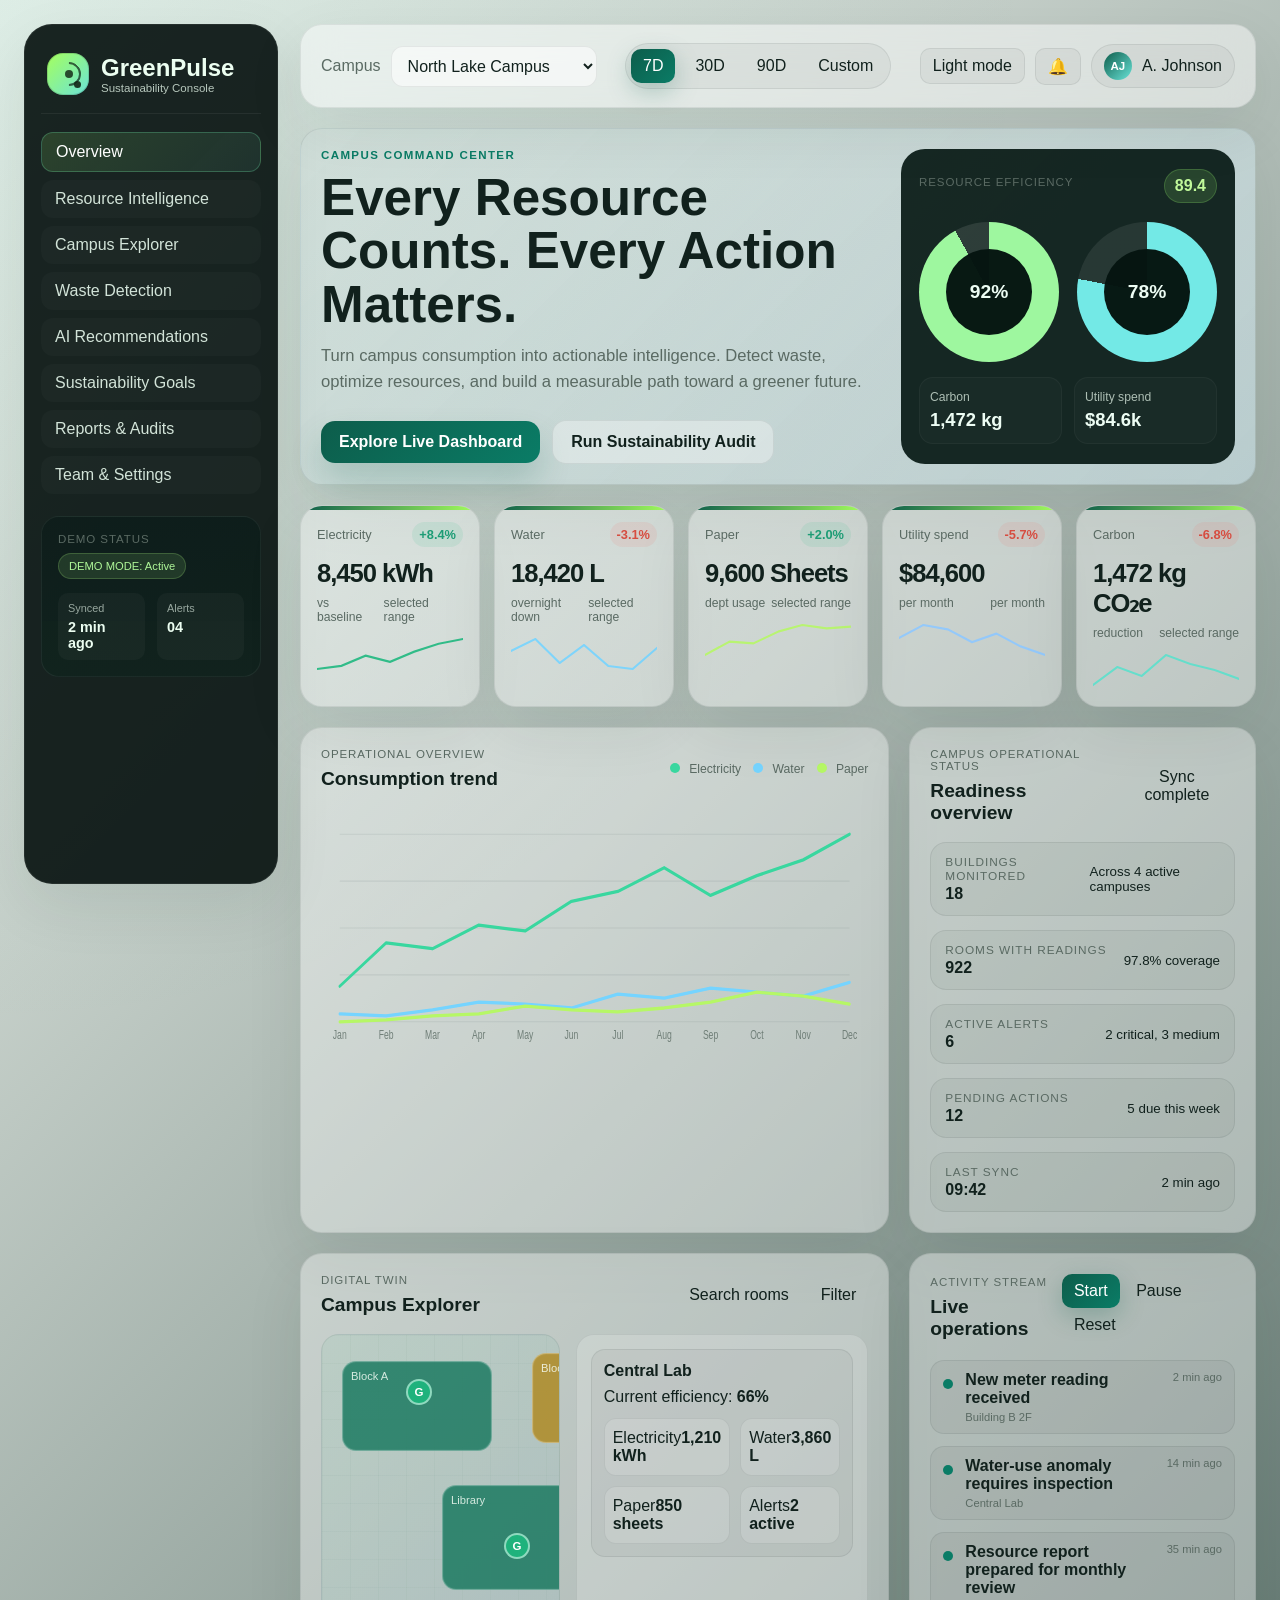
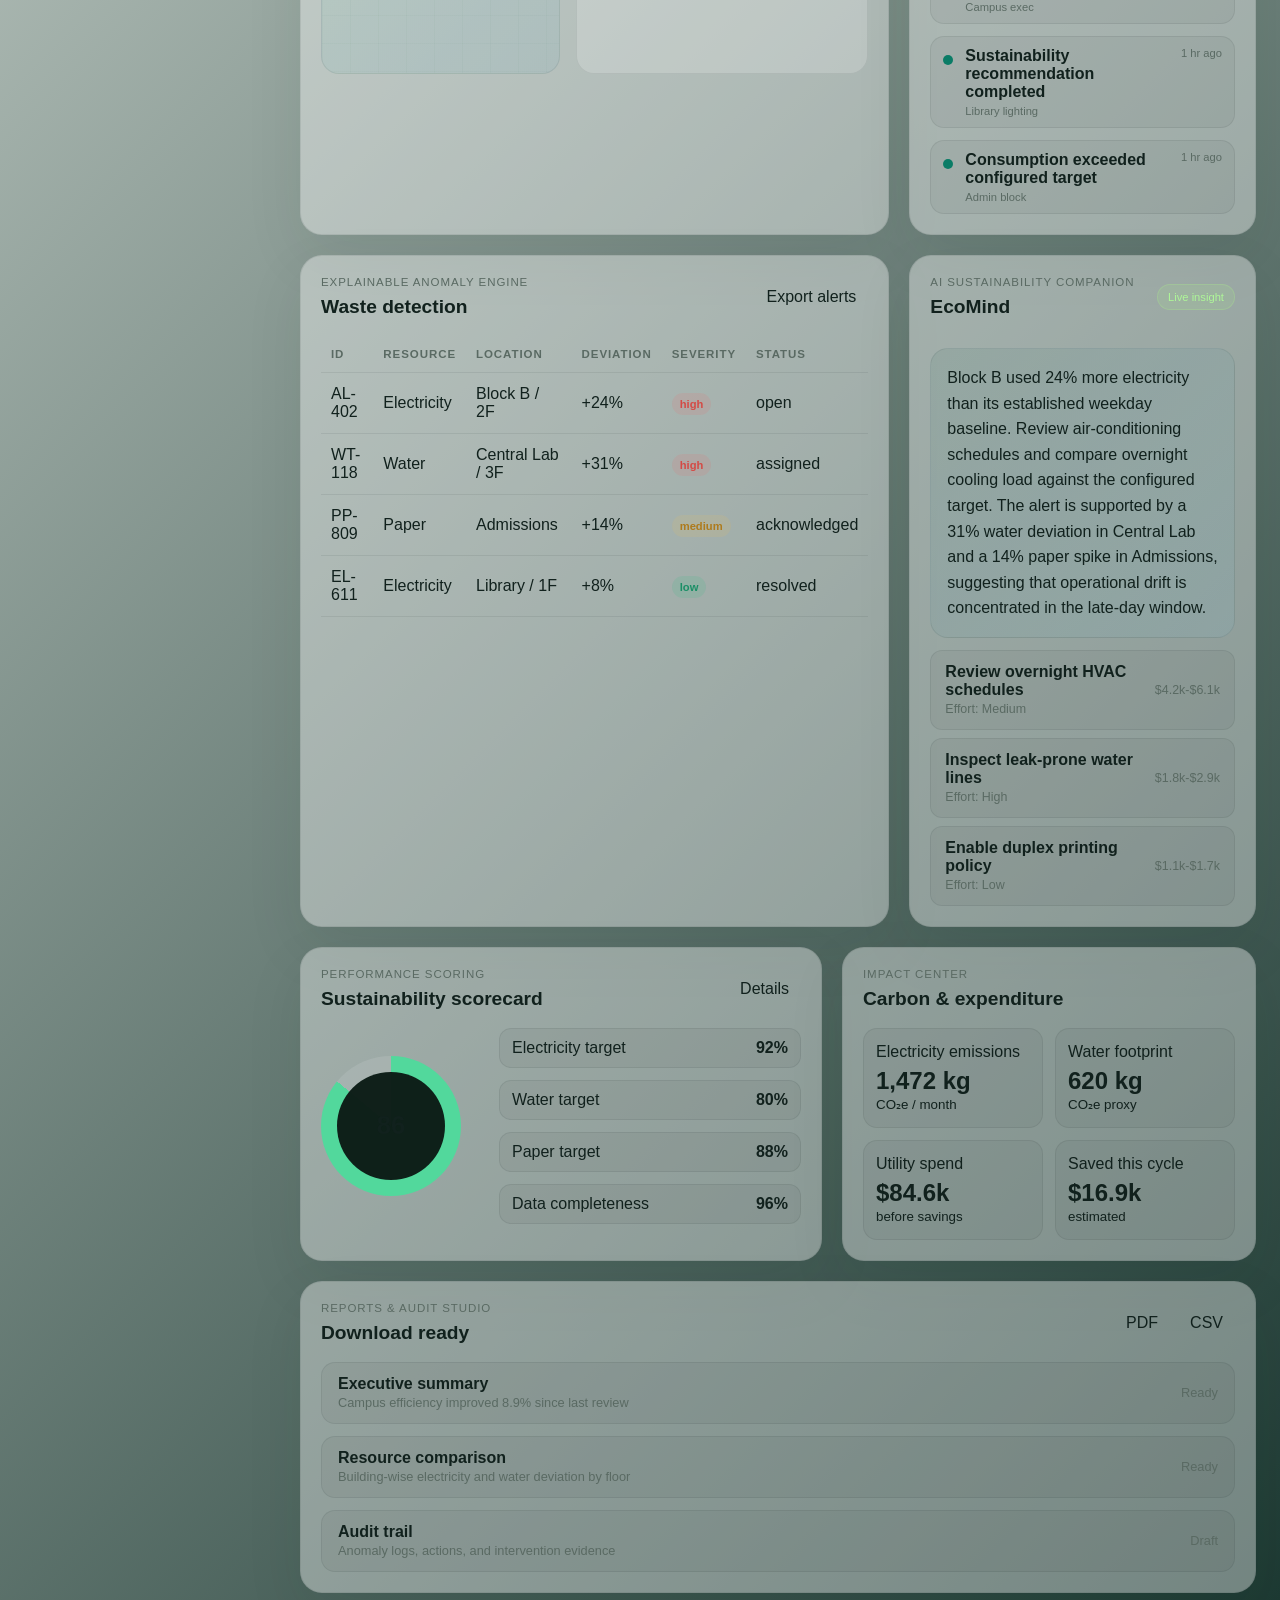
<file: index.html>
<!DOCTYPE html>
<html lang="en">
  <head>
    <meta charset="UTF-8" />
    <meta name="viewport" content="width=device-width, initial-scale=1.0" />
    <title>GreenPulse 2.0</title>
    <meta
      name="description"
      content="GreenPulse 2.0 smart campus sustainability command center"
    />
    <link rel="stylesheet" href="styles.css" />
  </head>
  <body class="theme-light">
    <div class="app-shell">
      <aside class="sidebar">
        <div class="brand-wrap">
          <div class="brand-mark" aria-label="GreenPulse brand icon">
            <span class="center-dot"></span>
          </div>
          <div>
            <div class="brand-name">GreenPulse</div>
            <div class="brand-tag">Sustainability Console</div>
          </div>
        </div>

        <nav class="nav">
          <button class="nav-item active">Overview</button>
          <button class="nav-item">Resource Intelligence</button>
          <button class="nav-item">Campus Explorer</button>
          <button class="nav-item">Waste Detection</button>
          <button class="nav-item">AI Recommendations</button>
          <button class="nav-item">Sustainability Goals</button>
          <button class="nav-item">Reports &amp; Audits</button>
          <button class="nav-item">Team &amp; Settings</button>
        </nav>

        <div class="sidebar-card">
          <div class="tiny-label">Demo status</div>
          <div class="demo-pill">DEMO MODE: Active</div>
          <div class="mini-metrics">
            <div>
              <span>Synced</span>
              <strong id="syncStamp">2 min ago</strong>
            </div>
            <div>
              <span>Alerts</span>
              <strong id="alertCounter">06</strong>
            </div>
          </div>
        </div>
      </aside>

      <main class="main-panel">
        <header class="topbar">
          <div class="topbar-group campus-group">
            <label for="campusSelect">Campus</label>
            <select id="campusSelect">
              <option>North Lake Campus</option>
              <option>Innovation District</option>
              <option>Harbor Research Park</option>
            </select>
          </div>

          <div class="date-filter" aria-label="Date filters">
            <button class="filter-btn active" data-range="7d">7D</button>
            <button class="filter-btn" data-range="30d">30D</button>
            <button class="filter-btn" data-range="90d">90D</button>
            <button class="filter-btn" data-range="custom">Custom</button>
          </div>

          <div class="topbar-actions">
            <button class="ghost-btn" id="themeToggle" aria-label="Toggle theme">Light mode</button>
            <button class="icon-btn" aria-label="Notifications">🔔</button>
            <div class="profile-chip">
              <span class="avatar">AJ</span>
              <span>A. Johnson</span>
            </div>
          </div>
        </header>

        <section class="hero panel">
          <div class="hero-copy">
            <div class="eyebrow">Campus command center</div>
            <h1>Every Resource Counts. Every Action Matters.</h1>
            <p>
              Turn campus consumption into actionable intelligence. Detect waste,
              optimize resources, and build a measurable path toward a greener future.
            </p>
            <div class="hero-actions">
              <button class="primary-btn">Explore Live Dashboard</button>
              <button class="secondary-btn">Run Sustainability Audit</button>
            </div>
          </div>

          <div class="hero-metric-panel">
            <div class="metric-header">
              <span class="tiny-label">Resource efficiency</span>
              <span class="score-pill" id="efficiencyScore">89.4</span>
            </div>
            <div class="rings">
              <div class="ring ambient">
                <div class="ring-inner">92%</div>
              </div>
              <div class="ring cyan">
                <div class="ring-inner">78%</div>
              </div>
            </div>
            <div class="hero-insights">
              <div>
                <span>Carbon</span>
                <strong id="heroCarbon">1,472 kg</strong>
              </div>
              <div>
                <span>Utility spend</span>
                <strong id="heroSpend">$84.6k</strong>
              </div>
            </div>
          </div>
        </section>

        <section class="summary-grid" id="summaryGrid"></section>

        <section class="content-grid top-row">
          <div class="panel chart-panel">
            <div class="panel-head">
              <div>
                <div class="tiny-label">Operational overview</div>
                <h3>Consumption trend</h3>
              </div>
              <div class="legend">
                <span><i class="chip green"></i> Electricity</span>
                <span><i class="chip cyan"></i> Water</span>
                <span><i class="chip lime"></i> Paper</span>
              </div>
            </div>
            <svg id="trendChart" class="trend-chart" viewBox="0 0 700 220" preserveAspectRatio="none"></svg>
          </div>

          <div class="panel status-panel">
            <div class="panel-head alt-head">
              <div>
                <div class="tiny-label">Campus operational status</div>
                <h3>Readiness overview</h3>
              </div>
              <button class="tiny-btn">Sync complete</button>
            </div>
            <div class="status-stack" id="statusStack"></div>
          </div>
        </section>

        <section class="content-grid stacked-row">
          <div class="panel campus-panel">
            <div class="panel-head">
              <div>
                <div class="tiny-label">Digital twin</div>
                <h3>Campus Explorer</h3>
              </div>
              <div class="inline-actions">
                <button class="tiny-btn">Search rooms</button>
                <button class="tiny-btn">Filter</button>
              </div>
            </div>
            <div class="campus-layout">
              <div class="campus-map" id="campusMap"></div>
              <div class="facility-detail" id="facilityDetail"></div>
            </div>
          </div>

          <div class="panel feed-panel">
            <div class="panel-head">
              <div>
                <div class="tiny-label">Activity stream</div>
                <h3>Live operations</h3>
              </div>
              <div class="demo-controls">
                <button id="startDemo" class="tiny-btn primary-inline">Start</button>
                <button id="pauseDemo" class="tiny-btn">Pause</button>
                <button id="resetDemo" class="tiny-btn">Reset</button>
              </div>
            </div>
            <ul class="activity-list" id="activityList"></ul>
          </div>
        </section>

        <section class="content-grid stacked-row">
          <div class="panel">
            <div class="panel-head">
              <div>
                <div class="tiny-label">Explainable anomaly engine</div>
                <h3>Waste detection</h3>
              </div>
              <button class="tiny-btn">Export alerts</button>
            </div>
            <div class="table-wrap">
              <table class="data-table">
                <thead>
                  <tr>
                    <th>ID</th>
                    <th>Resource</th>
                    <th>Location</th>
                    <th>Deviation</th>
                    <th>Severity</th>
                    <th>Status</th>
                  </tr>
                </thead>
                <tbody id="alertsTable"></tbody>
              </table>
            </div>
          </div>

          <div class="panel aid-panel">
            <div class="panel-head">
              <div>
                <div class="tiny-label">AI sustainability companion</div>
                <h3>EcoMind</h3>
              </div>
              <span class="signal-badge">Live insight</span>
            </div>
            <div class="eco-brief" id="ecoBrief"></div>
            <div class="recommendations" id="recommendations"></div>
          </div>
        </section>

        <section class="content-grid stacked-row">
          <div class="panel score-panel">
            <div class="panel-head">
              <div>
                <div class="tiny-label">Performance scoring</div>
                <h3>Sustainability scorecard</h3>
              </div>
              <button class="tiny-btn">Details</button>
            </div>
            <div class="score-card" id="scorecard"></div>
          </div>

          <div class="panel">
            <div class="panel-head">
              <div>
                <div class="tiny-label">Impact center</div>
                <h3>Carbon &amp; expenditure</h3>
              </div>
            </div>
            <div class="impact-grid" id="impactGrid"></div>
          </div>
        </section>

        <section class="panel report-panel">
          <div class="panel-head">
            <div>
              <div class="tiny-label">Reports &amp; audit studio</div>
              <h3>Download ready</h3>
            </div>
            <div class="inline-actions">
              <button class="tiny-btn">PDF</button>
              <button class="tiny-btn">CSV</button>
            </div>
          </div>
          <div class="report-preview" id="reportPreview"></div>
        </section>
      </main>
    </div>

    <script src="app.js"></script>
  </body>
</html>
</file>
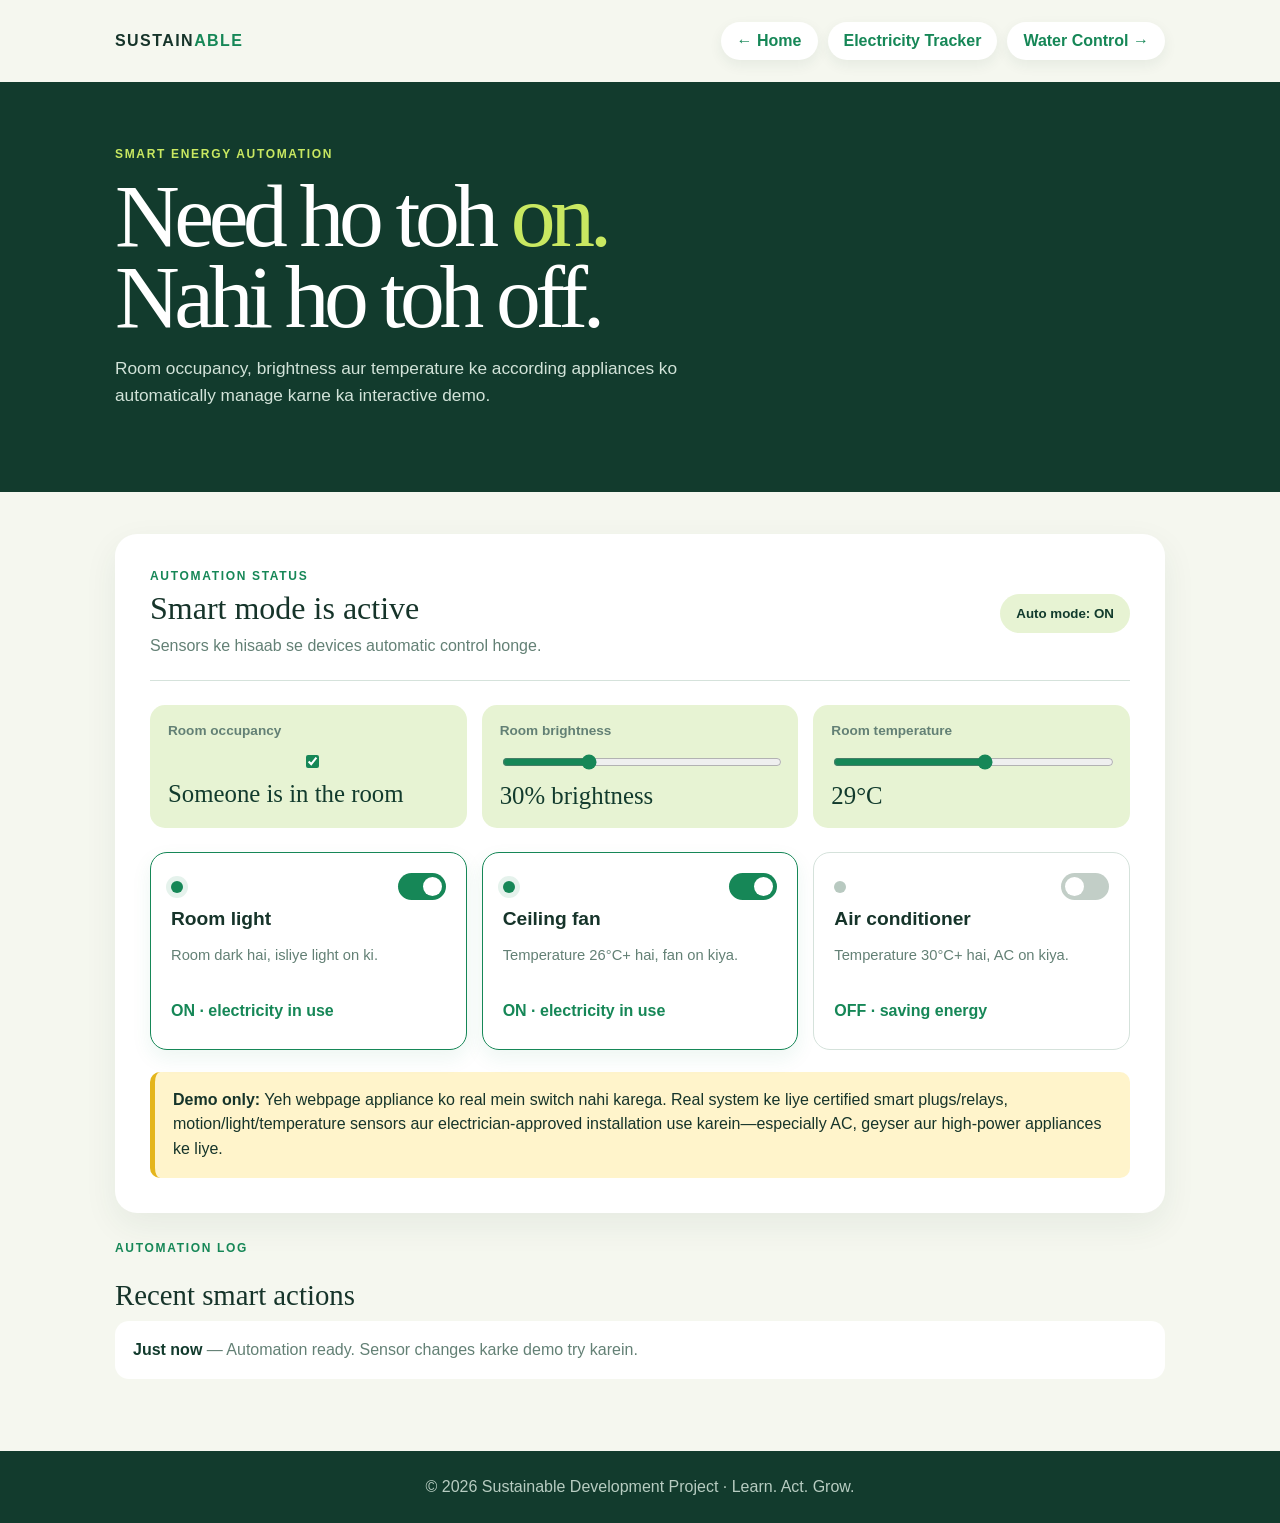
<file: smart switch.html>
<!doctype html>
<html lang="en">
<head>
  <meta charset="utf-8"><meta name="viewport" content="width=device-width,initial-scale=1"><title>Smart Switch | Sustainable Development</title>
  <style>
    :root{--forest:#123b2d;--green:#168757;--lime:#c9e861;--paper:#f5f7ef;--ink:#16342a;--muted:#638075}*{box-sizing:border-box}body{margin:0;background:var(--paper);color:var(--ink);font-family:Arial,sans-serif}.wrap{width:min(1050px,92%);margin:auto}nav{padding:22px 0;display:flex;justify-content:space-between;align-items:center}.logo{font-weight:900;letter-spacing:.09em}.logo span{color:var(--green)}a{text-decoration:none;color:var(--green);font-weight:bold}.back{background:#fff;border-radius:99px;padding:10px 16px;box-shadow:0 5px 14px #17463412}.hero{background:var(--forest);color:white;padding:65px 0}.tag{color:var(--lime);font-size:.75rem;font-weight:bold;letter-spacing:.14em;margin:0}.hero h1{font:clamp(3rem,7vw,5.6rem)/.9 Georgia,serif;letter-spacing:-.06em;margin:15px 0}.hero h1 span{color:var(--lime)}.hero p:last-child{max-width:600px;color:#d2e3d9;line-height:1.6;font-size:1.08rem}main{padding:42px 0 72px}.panel{background:#fff;border-radius:22px;padding:clamp(20px,4vw,35px);box-shadow:0 12px 34px #17463412}.status{display:flex;justify-content:space-between;align-items:center;gap:18px;border-bottom:1px solid #d5e2db;padding-bottom:22px}.status h2{font:2rem Georgia,serif;margin:7px 0}.muted{color:var(--muted);line-height:1.5;margin:0}.mode{border:0;border-radius:99px;padding:12px 16px;background:#e7f3d3;color:var(--forest);font-weight:bold;cursor:pointer}.mode.off{background:#eee;color:#666}.sensors{display:grid;grid-template-columns:repeat(3,1fr);gap:15px;margin:24px 0}.sensor{background:#e7f3d3;border-radius:15px;padding:18px}.sensor label{display:block;color:var(--muted);font-weight:bold;font-size:.85rem;margin-bottom:14px}.sensor b{font:1.55rem Georgia,serif;color:var(--forest);display:block;margin-top:8px}.sensor input{width:100%;accent-color:var(--green)}.devices{display:grid;grid-template-columns:repeat(3,1fr);gap:15px}.device{border:1px solid #d5e2db;border-radius:17px;padding:20px;background:#fff}.device.on{border-color:var(--green);box-shadow:0 8px 20px #16875714}.device h3{font-size:1.2rem;margin:8px 0}.device p{color:var(--muted);font-size:.92rem;line-height:1.45;min-height:42px}.device-top{display:flex;justify-content:space-between;align-items:center}.dot{width:12px;height:12px;border-radius:50%;background:#b8c9c0}.on .dot{background:var(--green);box-shadow:0 0 0 5px #1687571c}.device strong{display:block;color:var(--green);margin:14px 0 9px}.switch{position:relative;width:48px;height:27px;display:inline-block}.switch input{opacity:0;width:0;height:0}.slider{position:absolute;inset:0;background:#c2cec7;border-radius:99px;cursor:pointer;transition:.2s}.slider:before{content:'';position:absolute;width:19px;height:19px;left:4px;top:4px;background:white;border-radius:50%;transition:.2s}.switch input:checked+.slider{background:var(--green)}.switch input:checked+.slider:before{transform:translateX(21px)}.info{margin-top:22px;background:#fff4cb;border-left:5px solid #e4b51b;border-radius:10px;padding:16px 18px;line-height:1.55}.log{margin-top:28px}.log h2{font:1.8rem Georgia,serif;margin-bottom:9px}.log-box{background:#fff;border-radius:14px;padding:8px 18px}.event{padding:12px 0;border-bottom:1px solid #e2ebe5;color:var(--muted)}.event:last-child{border:0}.event b{color:var(--forest)}footer{background:var(--forest);color:#b7ccc1;text-align:center;padding:27px}@media(max-width:700px){.status{align-items:flex-start;flex-direction:column}.sensors,.devices{grid-template-columns:1fr}.hero{padding:54px 0}}
  </style>
  <style>.nav-links{display:flex;flex-wrap:wrap;gap:10px;align-items:center}</style>
</head>
<body>
  <nav class="wrap"><div class="logo">SUSTAIN<span>ABLE</span></div><div class="nav-links"><a class="back" href="index.html">← Home</a><a class="back" href="switchonoff.html">Electricity Tracker</a><a class="back" href="water-control.html">Water Control →</a></div></nav>
  <header class="hero"><div class="wrap"><p class="tag">SMART ENERGY AUTOMATION</p><h1>Need ho toh <span>on.</span><br>Nahi ho toh off.</h1><p>Room occupancy, brightness aur temperature ke according appliances ko automatically manage karne ka interactive demo.</p></div></header>
  <main class="wrap"><section class="panel"><div class="status"><div><p class="tag" style="color:var(--green)">AUTOMATION STATUS</p><h2 id="statusTitle">Smart mode is active</h2><p class="muted" id="statusText">Sensors ke hisaab se devices automatic control honge.</p></div><button class="mode" id="mode" type="button">Auto mode: ON</button></div>
    <div class="sensors"><article class="sensor"><label for="presence">Room occupancy</label><input id="presence" type="checkbox" checked><b id="presenceValue">Someone is in the room</b></article><article class="sensor"><label for="light">Room brightness</label><input id="light" type="range" min="0" max="100" value="30"><b id="lightValue">30% brightness</b></article><article class="sensor"><label for="temp">Room temperature</label><input id="temp" type="range" min="16" max="40" value="29"><b id="tempValue">29°C</b></article></div>
    <div class="devices" id="devices"></div><div class="info"><b>Demo only:</b> Yeh webpage appliance ko real mein switch nahi karega. Real system ke liye certified smart plugs/relays, motion/light/temperature sensors aur electrician-approved installation use karein—especially AC, geyser aur high-power appliances ke liye.</div>
  </section><section class="log"><p class="tag" style="color:var(--green)">AUTOMATION LOG</p><h2>Recent smart actions</h2><div class="log-box" id="log"></div></section></main><footer>© 2026 Sustainable Development Project · Learn. Act. Grow.</footer>
  <script>
    const devices=[{id:'light',name:'Room light',rule:s=>s.present&&s.light<45,reason:s=>s.present?'Room dark hai, isliye light on ki.':'Room khaali hai, light off ki.'},{id:'fan',name:'Ceiling fan',rule:s=>s.present&&s.temp>=26,reason:s=>s.present?'Temperature 26°C+ hai, fan on kiya.':'Room khaali hai, fan off kiya.'},{id:'ac',name:'Air conditioner',rule:s=>s.present&&s.temp>=30,reason:s=>s.present?'Temperature 30°C+ hai, AC on kiya.':'Need nahi hai, AC off kiya.'}];
    const box=document.getElementById('devices'),log=document.getElementById('log'),state={auto:true,present:true,light:30,temp:29,previous:{}};
    function addLog(message){const item=document.createElement('div');item.className='event';item.innerHTML='<b>Just now</b> — '+message;log.prepend(item);while(log.children.length>5)log.lastElementChild.remove()}
    function render(){document.getElementById('presenceValue').textContent=state.present?'Someone is in the room':'Room is empty';document.getElementById('lightValue').textContent=state.light+'% brightness';document.getElementById('tempValue').textContent=state.temp+'°C';box.innerHTML='';devices.forEach(d=>{const on=state.auto?d.rule(state):!!state.previous[d.id],before=state.previous[d.id];if(state.auto&&before!==undefined&&before!==on)addLog(d.name+' '+(on?'ON':'OFF')+' — '+d.reason(state));state.previous[d.id]=on;const card=document.createElement('article');card.className='device '+(on?'on':'');card.innerHTML='<div class="device-top"><span class="dot"></span><label class="switch"><input type="checkbox" '+(on?'checked':'')+' aria-label="Toggle '+d.name+'"><span class="slider"></span></label></div><h3>'+d.name+'</h3><p>'+d.reason(state)+'</p><strong>'+ (on?'ON · electricity in use':'OFF · saving energy')+'</strong>';card.querySelector('input').addEventListener('change',e=>{state.auto=false;state.previous[d.id]=e.target.checked;document.getElementById('mode').textContent='Auto mode: OFF';document.getElementById('mode').classList.add('off');document.getElementById('statusTitle').textContent='Manual control is active';document.getElementById('statusText').textContent='Switch auto mode on to let sensors control devices.';render()});box.append(card)});if(!log.children.length)addLog('Automation ready. Sensor changes karke demo try karein.')}
    document.getElementById('presence').addEventListener('change',e=>{state.present=e.target.checked;render()});document.getElementById('light').addEventListener('input',e=>{state.light=Number(e.target.value);render()});document.getElementById('temp').addEventListener('input',e=>{state.temp=Number(e.target.value);render()});document.getElementById('mode').addEventListener('click',()=>{state.auto=!state.auto;const b=document.getElementById('mode');b.textContent='Auto mode: '+(state.auto?'ON':'OFF');b.classList.toggle('off',!state.auto);document.getElementById('statusTitle').textContent=state.auto?'Smart mode is active':'Manual control is active';document.getElementById('statusText').textContent=state.auto?'Sensors ke hisaab se devices automatic control honge.':'Aap manually har switch control kar sakte hain.';render()});render();
  </script>
</body>
</html>
</file>
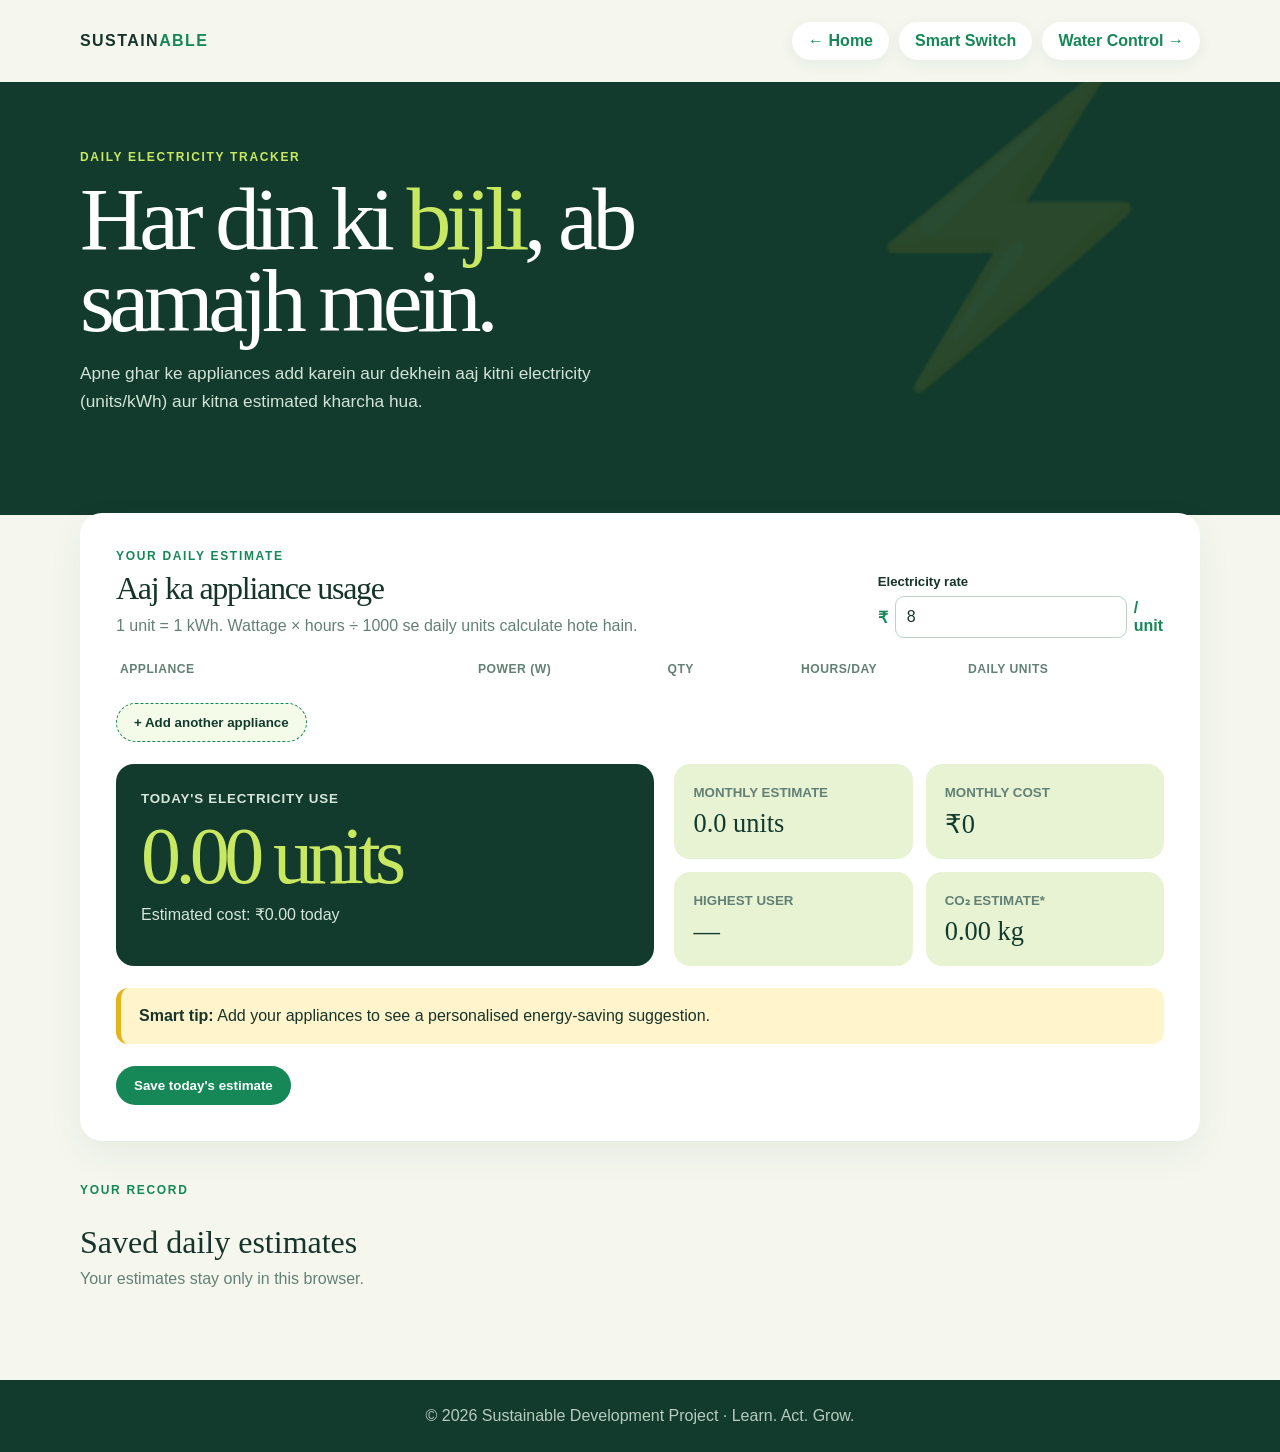
<file: switchonoff.html>
<!doctype html>
<html lang="en">
<head>
  <meta charset="utf-8">
  <meta name="viewport" content="width=device-width,initial-scale=1">
  <meta name="description" content="Calculate your daily household electricity use and cost.">
  <title>Daily Electricity Tracker | Sustainable Development</title>
  <style>
    :root{--forest:#123b2d;--green:#168757;--lime:#c9e861;--paper:#f5f7ef;--ink:#16342a;--muted:#638075;--line:#d5e2db}*{box-sizing:border-box}body{margin:0;background:var(--paper);color:var(--ink);font-family:Arial,sans-serif}.wrap{width:min(1120px,92%);margin:auto}nav{padding:22px 0;display:flex;justify-content:space-between;align-items:center}.logo{font-weight:900;letter-spacing:.09em}.logo span{color:var(--green)}a{text-decoration:none;color:var(--green);font-weight:bold}.back{background:white;border-radius:99px;padding:10px 16px;box-shadow:0 4px 15px #17463410}.hero{background:var(--forest);color:white;padding:68px 0 82px;overflow:hidden;position:relative}.hero:after{content:'⚡';position:absolute;right:7%;top:-22px;color:#c9e86118;font-size:18rem;font-family:Georgia,serif}.hero .wrap{position:relative;z-index:1}.tag{margin:0;color:var(--lime);font-weight:bold;letter-spacing:.14em;font-size:.75rem}.hero h1{max-width:700px;margin:14px 0;font:clamp(3rem,7vw,5.7rem)/.92 Georgia,serif;letter-spacing:-.06em}.hero h1 span{color:var(--lime)}.hero p:last-child{color:#d2e3d9;font-size:1.08rem;line-height:1.6;max-width:580px}main{padding:42px 0 70px}.tracker{background:white;border-radius:22px;padding:clamp(18px,4vw,36px);box-shadow:0 12px 35px #17463412;margin-top:-44px;position:relative}.tracker-top{display:flex;justify-content:space-between;gap:20px;align-items:end;margin-bottom:24px}.tracker h2{font:2rem Georgia,serif;letter-spacing:-.04em;margin:7px 0}.muted{color:var(--muted);line-height:1.55;margin:0}.rate{min-width:175px}.rate label,.field label{display:block;font-size:.82rem;font-weight:bold;margin-bottom:7px}.rate input,input,select{font:inherit;border:1px solid #bcd2c5;border-radius:9px;padding:11px;width:100%;color:var(--ink);background:white}.rate-box{display:flex;align-items:center;gap:7px}.rate-box span{font-weight:bold;color:var(--green)}.table-head,.row{display:grid;grid-template-columns:1.55fr .8fr .55fr .7fr .65fr 36px;gap:10px;align-items:center}.table-head{color:var(--muted);font-size:.76rem;font-weight:bold;text-transform:uppercase;letter-spacing:.04em;padding:0 4px 9px}.row{padding:13px 4px;border-top:1px solid var(--line)}.field label{display:none}.row .kwh{font-weight:bold;color:var(--green);white-space:nowrap}.remove{border:0;background:#fff0f0;color:#b84444;border-radius:8px;width:32px;height:32px;font-size:1.15rem;cursor:pointer}.add{margin-top:18px;border:1px dashed var(--green);border-radius:99px;padding:11px 17px;background:#f4fbe9;color:var(--forest);font-weight:bold;cursor:pointer}.dashboard{display:grid;grid-template-columns:1.1fr 1fr;gap:20px;margin-top:22px}.total{background:var(--forest);border-radius:18px;padding:25px;color:white}.total small{color:#d5e5dc;font-weight:bold;letter-spacing:.06em}.total strong{display:block;font:clamp(3rem,7vw,5rem)/1 Georgia,serif;color:var(--lime);letter-spacing:-.07em;margin:9px 0}.total p{margin:0;color:#d5e5dc}.stats{display:grid;grid-template-columns:1fr 1fr;gap:13px}.stat{border-radius:16px;background:#e7f3d3;padding:19px}.stat small{color:var(--muted);font-weight:bold}.stat b{display:block;font:1.65rem Georgia,serif;color:var(--forest);margin-top:7px}.tip{margin-top:22px;background:#fff4cb;border-left:5px solid #e4b51b;border-radius:12px;padding:16px 18px;line-height:1.5}.actions{display:flex;gap:12px;align-items:center;margin-top:22px}.save{border:0;border-radius:99px;background:var(--green);color:white;padding:12px 18px;font-weight:bold;cursor:pointer}.notice{color:var(--green);font-weight:bold;font-size:.9rem}.history{margin-top:42px}.history h2{font:2rem Georgia,serif;margin-bottom:6px}.history-list{display:grid;grid-template-columns:repeat(3,1fr);gap:14px;margin-top:18px}.history-item{background:white;border-radius:15px;padding:17px;box-shadow:0 7px 20px #1746340c}.history-item small{display:block;color:var(--muted)}.history-item b{display:block;font:1.5rem Georgia,serif;color:var(--green);margin:8px 0}.empty{grid-column:1/-1;color:var(--muted);padding:20px;background:#fff;border-radius:14px}footer{background:var(--forest);color:#b7ccc1;text-align:center;padding:27px}@media(max-width:750px){.tracker-top,.dashboard{display:block}.rate{margin-top:18px;max-width:230px}.table-head{display:none}.row{grid-template-columns:1fr 1fr;gap:12px;padding:18px 0;position:relative}.field label{display:block}.row .kwh{grid-column:1/2}.remove{position:absolute;right:0;bottom:17px}.stats{margin-top:15px}.history-list{grid-template-columns:1fr}.hero{padding:55px 0 72px}}@media(max-width:420px){.stats{grid-template-columns:1fr}}
  </style>
  <style>.nav-links{display:flex;flex-wrap:wrap;gap:10px;align-items:center}</style>
</head>
<body>
  <nav class="wrap"><div class="logo">SUSTAIN<span>ABLE</span></div><div class="nav-links"><a class="back" href="index.html">&larr; Home</a><a class="back" href="smart switch.html">Smart Switch</a><a class="back" href="water-control.html">Water Control &rarr;</a></div></nav>
  <header class="hero"><div class="wrap"><p class="tag">DAILY ELECTRICITY TRACKER</p><h1>Har din ki <span>bijli</span>, ab samajh mein.</h1><p>Apne ghar ke appliances add karein aur dekhein aaj kitni electricity (units/kWh) aur kitna estimated kharcha hua.</p></div></header>
  <main class="wrap">
    <section class="tracker" aria-labelledby="tracker-title"><div class="tracker-top"><div><p class="tag" style="color:var(--green)">YOUR DAILY ESTIMATE</p><h2 id="tracker-title">Aaj ka appliance usage</h2><p class="muted">1 unit = 1 kWh. Wattage × hours ÷ 1000 se daily units calculate hote hain.</p></div><div class="rate"><label for="rate">Electricity rate</label><div class="rate-box"><span>₹</span><input id="rate" type="number" min="0" step=".1" value="8" aria-label="Electricity rate per unit"><span>/ unit</span></div></div></div>
      <div class="table-head"><span>Appliance</span><span>Power (W)</span><span>Qty</span><span>Hours/day</span><span>Daily units</span><span></span></div>
      <div id="rows"></div><button class="add" id="add" type="button">+ Add another appliance</button>
      <div class="dashboard"><div class="total"><small>TODAY'S ELECTRICITY USE</small><strong id="totalUnits">0.00 units</strong><p id="totalCost">Estimated cost: ₹0.00 today</p></div><div class="stats"><article class="stat"><small>MONTHLY ESTIMATE</small><b id="monthlyUnits">0.0 units</b></article><article class="stat"><small>MONTHLY COST</small><b id="monthlyCost">₹0</b></article><article class="stat"><small>HIGHEST USER</small><b id="highest">—</b></article><article class="stat"><small>CO₂ ESTIMATE*</small><b id="co2">0.00 kg</b></article></div></div>
      <div class="tip" id="tip"><b>Smart tip:</b> Add your appliances to see a personalised energy-saving suggestion.</div><div class="actions"><button class="save" id="save" type="button">Save today's estimate</button><span class="notice" id="notice" aria-live="polite"></span></div>
    </section>
    <section class="history"><p class="tag" style="color:var(--green)">YOUR RECORD</p><h2>Saved daily estimates</h2><p class="muted">Your estimates stay only in this browser.</p><div class="history-list" id="history"></div></section>
  </main><footer>© 2026 Sustainable Development Project · Learn. Act. Grow.</footer>
  <script>
    const presets=[['LED bulb',9,3],['Ceiling fan',75,8],['TV',100,3],['Refrigerator',200,8],['Air conditioner',1500,6]];
    const rows=document.getElementById('rows'),rate=document.getElementById('rate');
    function row(name='Appliance',watts=60,hours=2,qty=1){const el=document.createElement('div');el.className='row';el.innerHTML=`<div class="field"><label>Appliance</label><input class="name" maxlength="30"></div><div class="field"><label>Power (W)</label><input class="watts" type="number" min="0"></div><div class="field"><label>Qty</label><input class="qty" type="number" min="1" max="50"></div><div class="field"><label>Hours/day</label><input class="hours" type="number" min="0" max="24" step=".25"></div><div class="kwh">0.00 units</div><button class="remove" type="button" aria-label="Remove appliance">&times;</button>`;el.querySelector('.name').value=name;el.querySelector('.watts').value=watts;el.querySelector('.qty').value=qty;el.querySelector('.hours').value=hours;el.querySelectorAll('input').forEach(x=>x.addEventListener('input',calculate));el.querySelector('.remove').addEventListener('click',()=>{el.remove();calculate()});rows.append(el)}
    function n(value,max=Infinity){return Math.min(max,Math.max(0,Number(value)||0))}function money(value){return '\u20B9'+value.toLocaleString('en-IN',{maximumFractionDigits:0})}
    function calculate(){let total=0,largest={use:0,name:'—',perHour:0};document.querySelectorAll('.row').forEach(el=>{const perHour=n(el.querySelector('.watts').value)*n(el.querySelector('.qty').value,50)/1000,use=perHour*n(el.querySelector('.hours').value,24);el.querySelector('.kwh').textContent=use.toFixed(2)+' units';total+=use;if(use>largest.use)largest={use,name:el.querySelector('.name').value.trim()||'Appliance',perHour}});const r=n(rate.value);document.getElementById('totalUnits').textContent=total.toFixed(2)+' units';document.getElementById('totalCost').textContent='Estimated cost: '+money(total*r)+' today';document.getElementById('monthlyUnits').textContent=(total*30).toFixed(1)+' units';document.getElementById('monthlyCost').textContent=money(total*30*r);document.getElementById('highest').textContent=largest.name;document.getElementById('co2').textContent=(total*.82).toFixed(2)+' kg';const tip=document.getElementById('tip');tip.textContent=largest.use?'Smart tip: '+largest.name+' aaj sabse zyada energy use kar raha hai. Isse 1 hour kam chalane par roz '+largest.perHour.toFixed(2)+' units tak bach sakte hain.':'Smart tip: Add your appliances to see a personalised energy-saving suggestion.'}
    function renderHistory(){const data=JSON.parse(localStorage.getItem('ecoloop-electricity-history')||'[]');const box=document.getElementById('history');box.innerHTML=data.length?data.map(x=>`<article class="history-item"><small>${x.date}</small><b>${x.units.toFixed(2)} units</b><span>${money(x.cost)} estimated cost</span></article>`).join(''):'<div class="empty">Abhi koi estimate saved nahi hai. Aaj ka usage calculate karke save karein.</div>'}
    document.getElementById('add').addEventListener('click',()=>{row();calculate()});rate.addEventListener('input',calculate');document.getElementById('save').addEventListener('click',()=>{const units=Number(document.getElementById('totalUnits').textContent.split(' ')[0]),cost=units*n(rate.value);const key='ecoloop-electricity-history',data=JSON.parse(localStorage.getItem(key)||'[]');data.unshift({date:new Date().toLocaleDateString('en-IN',{day:'numeric',month:'short',year:'numeric'}),units,cost});localStorage.setItem(key,JSON.stringify(data.slice(0,6)));document.getElementById('notice').textContent='Saved in this browser!';renderHistory()});presets.forEach(p=>row(...p));calculate();renderHistory();
  </script>
</body>
</html>
</file>
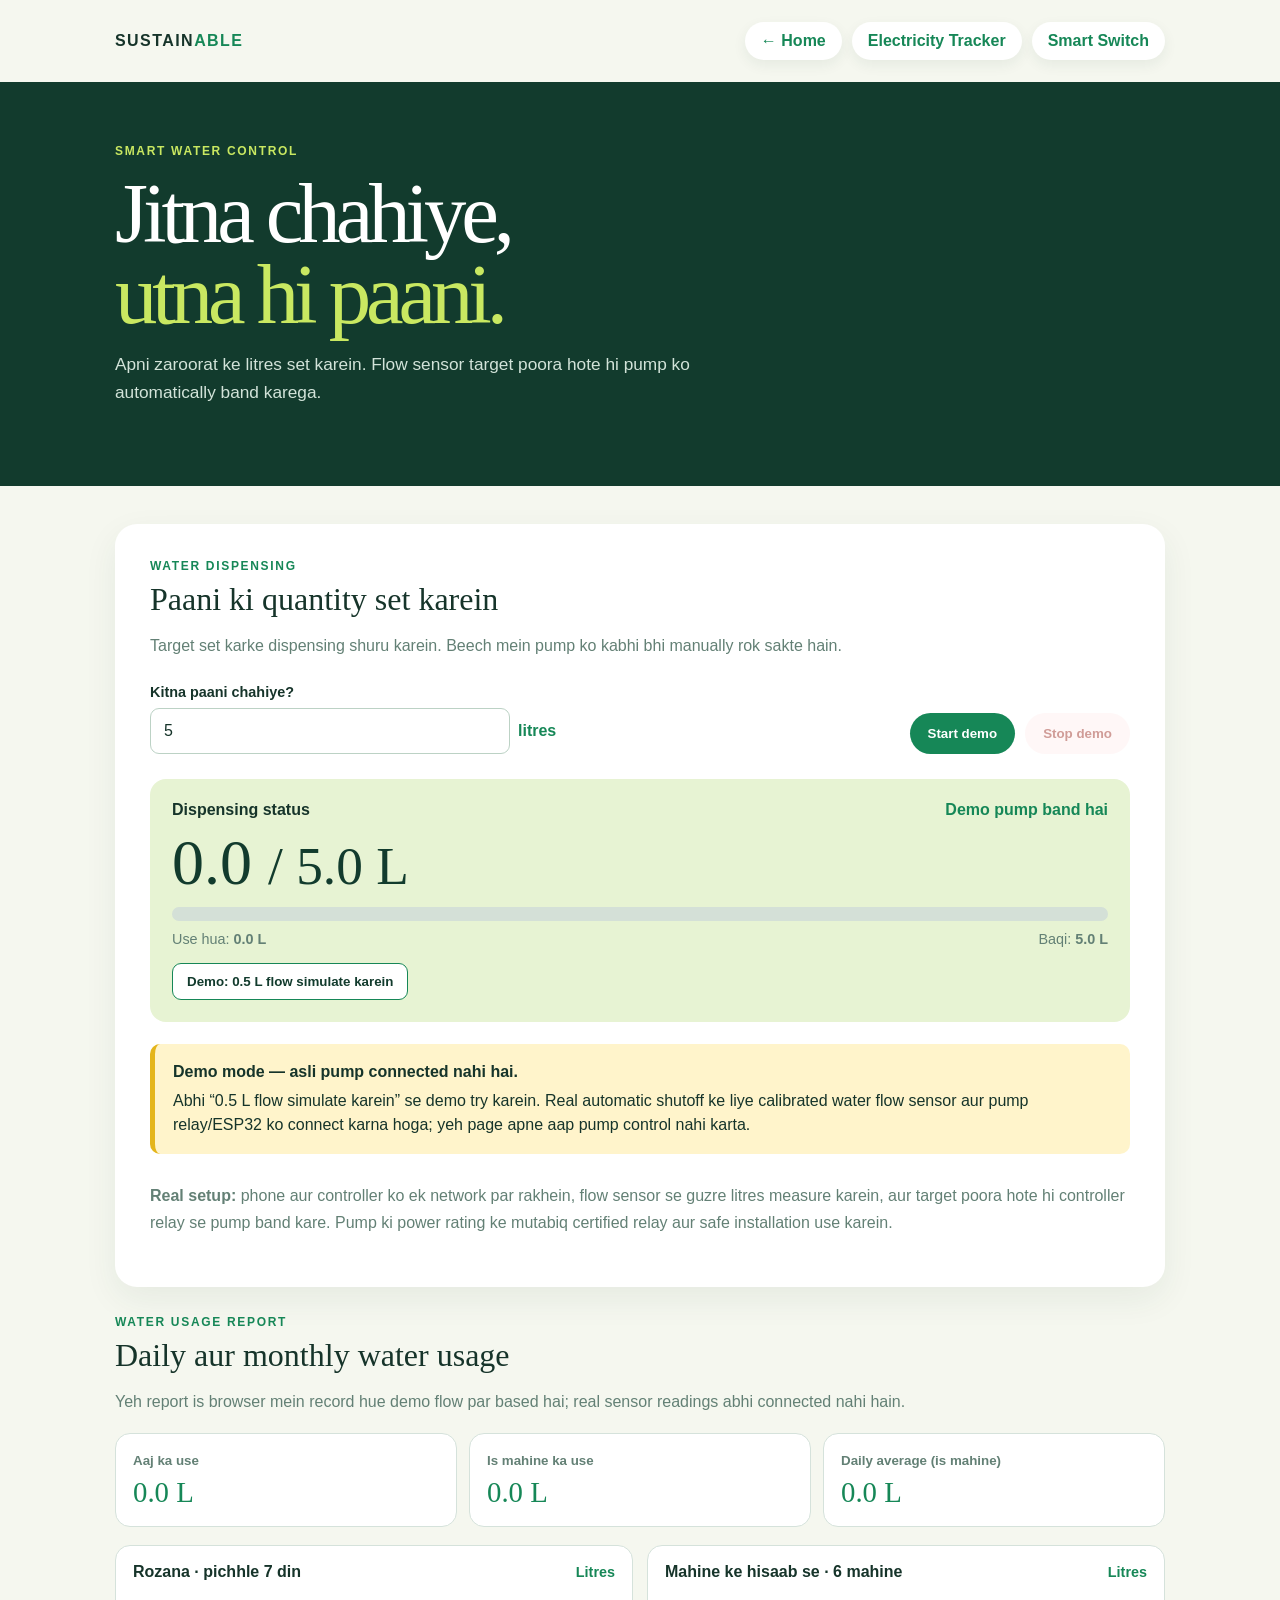
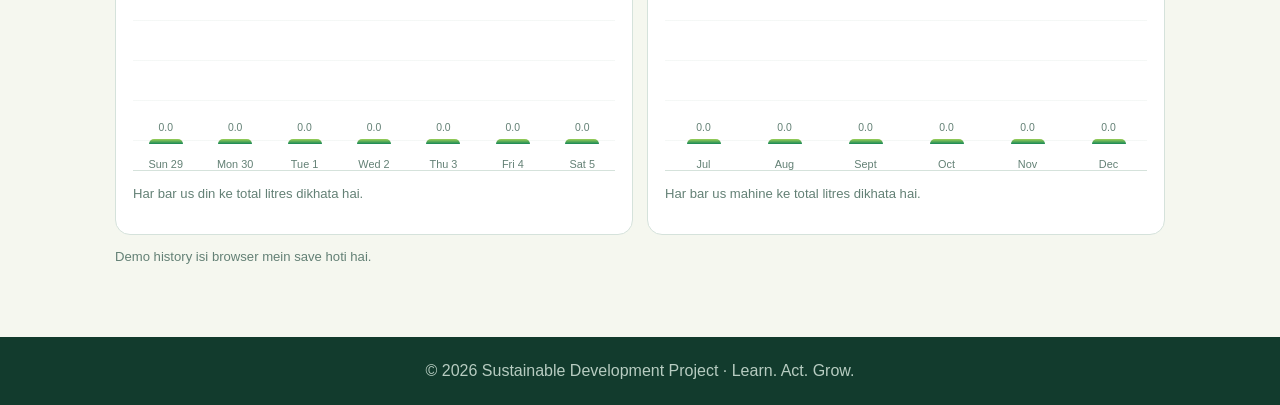
<file: water-control.html>
<!doctype html>
<html lang="hi-Latn">
<head>
  <meta charset="utf-8">
  <meta name="viewport" content="width=device-width,initial-scale=1">
  <meta name="description" content="Set a water target and see how automatic pump shutoff works.">
  <title>Water Control | GreenPulse</title>
  <style>
    :root{--forest:#123b2d;--green:#168757;--lime:#c9e861;--paper:#f5f7ef;--ink:#16342a;--muted:#638075;--line:#d5e2db}*{box-sizing:border-box}body{margin:0;background:var(--paper);color:var(--ink);font-family:Arial,sans-serif}.wrap{width:min(1050px,92%);margin:auto}nav{padding:22px 0;display:flex;justify-content:space-between;align-items:center;gap:16px}.logo{font-weight:900;letter-spacing:.09em}.logo span{color:var(--green)}a{text-decoration:none;color:var(--green);font-weight:bold}.nav-links{display:flex;flex-wrap:wrap;gap:10px;align-items:center}.back{background:#fff;border-radius:99px;padding:10px 16px;box-shadow:0 5px 14px #17463412}.hero{background:var(--forest);color:white;padding:62px 0}.tag{color:var(--lime);font-size:.75rem;font-weight:bold;letter-spacing:.14em;margin:0}.hero h1{font:clamp(2.8rem,7vw,5.3rem)/.95 Georgia,serif;letter-spacing:-.06em;margin:15px 0}.hero h1 span{color:var(--lime)}.hero p:last-child{max-width:650px;color:#d2e3d9;line-height:1.6;font-size:1.08rem}.main{padding:38px 0 70px}.panel{background:white;border-radius:22px;padding:clamp(20px,4vw,35px);box-shadow:0 12px 34px #17463412}.panel h2{font:2rem Georgia,serif;margin:8px 0}.muted{color:var(--muted);line-height:1.55}.controls{display:grid;grid-template-columns:minmax(0,1fr) auto;gap:22px;align-items:end;margin:25px 0}.field label{display:block;font-weight:bold;font-size:.9rem;margin-bottom:8px}.field input{width:100%;max-width:360px;border:1px solid #bcd2c5;border-radius:9px;padding:13px;font:inherit;color:var(--ink)}.unit{font-weight:bold;color:var(--green);margin-left:8px}.actions{display:flex;gap:10px;flex-wrap:wrap}.button{border:0;border-radius:99px;padding:13px 18px;font-weight:bold;cursor:pointer}.start{background:var(--green);color:white}.stop{background:#fff0f0;color:#a33b32}.button:disabled{opacity:.5;cursor:not-allowed}.meter{background:#e7f3d3;border-radius:16px;padding:22px;margin-top:20px}.meter-top{display:flex;justify-content:space-between;gap:15px;align-items:center}.state{font-weight:bold;color:var(--green)}.reading{font:clamp(2.5rem,7vw,4rem)/1 Georgia,serif;color:var(--forest);margin:12px 0}.progress{height:14px;background:#d4e0d7;border-radius:99px;overflow:hidden}.progress span{display:block;height:100%;width:0;background:var(--green);transition:width .25s}.meter-foot{display:flex;justify-content:space-between;gap:10px;color:var(--muted);font-size:.9rem;margin-top:10px}.simulate{margin-top:16px;border:1px solid var(--green);border-radius:9px;padding:10px 14px;background:white;color:var(--forest);font-weight:bold;cursor:pointer}.notice{margin-top:22px;padding:16px 18px;border-left:5px solid #e4b51b;border-radius:10px;background:#fff4cb;line-height:1.55}.notice strong{display:block;margin-bottom:4px}.steps{margin-top:28px;color:var(--muted);line-height:1.7}footer{background:var(--forest);color:#b7ccc1;text-align:center;padding:25px}@media(max-width:650px){nav{align-items:flex-start;flex-direction:column}.controls{grid-template-columns:1fr}.actions .button{flex:1}.meter-top{align-items:flex-start;flex-direction:column}}
  </style>
  <style>
    .usage-section{margin-top:28px}.usage-section>h2{font:2rem Georgia,serif;margin:8px 0}.usage-summary{display:grid;grid-template-columns:repeat(3,1fr);gap:12px;margin:18px 0}.usage-stat,.chart-card{background:#fff;border:1px solid var(--line);border-radius:15px;padding:17px}.usage-stat small{color:var(--muted);font-weight:bold}.usage-stat strong{display:block;color:var(--green);font:1.8rem Georgia,serif;margin-top:7px}.usage-charts{display:grid;grid-template-columns:1fr 1fr;gap:14px}.chart-card h3{margin:0;font-size:1rem}.chart-head{display:flex;justify-content:space-between;align-items:baseline;gap:10px}.chart-head strong{color:var(--green);font-size:.9rem}.bar-chart{height:190px;display:flex;align-items:stretch;gap:8px;padding:18px 2px 0;border-bottom:1px solid var(--line);background:repeating-linear-gradient(to bottom,transparent 0,transparent 39px,#d5e2db80 40px)}.bar-column{flex:1;min-width:0;display:flex;flex-direction:column;justify-content:flex-end;align-items:center;gap:6px}.bar-value{font-size:.65rem;color:var(--muted);white-space:nowrap}.bar{width:min(100%,34px);height:var(--bar-height);min-height:3px;background:linear-gradient(180deg,#9bcf57,var(--green));border-radius:5px 5px 0 0}.bar-label{font-size:.68rem;color:var(--muted);white-space:nowrap;padding-top:8px}.chart-caption,.storage-notice{font-size:.82rem;color:var(--muted);line-height:1.5}.storage-notice{min-height:1.2em;margin:12px 0 0}@media(max-width:700px){.usage-charts{grid-template-columns:1fr}.usage-summary{grid-template-columns:1fr}.bar-chart{gap:4px}.bar-label{font-size:.62rem}}
  </style>
</head>
<body>
  <nav class="wrap">
    <div class="logo">SUSTAIN<span>ABLE</span></div>
    <div class="nav-links">
      <a class="back" href="index.html">← Home</a>
      <a class="back" href="switchonoff.html">Electricity Tracker</a>
      <a class="back" href="smart%20switch.html">Smart Switch</a>
    </div>
  </nav>
  <header class="hero"><div class="wrap"><p class="tag">SMART WATER CONTROL</p><h1>Jitna chahiye,<br><span>utna hi paani.</span></h1><p>Apni zaroorat ke litres set karein. Flow sensor target poora hote hi pump ko automatically band karega.</p></div></header>
  <main class="wrap main">
    <section class="panel" aria-labelledby="control-title">
      <p class="tag" style="color:var(--green)">WATER DISPENSING</p>
      <h2 id="control-title">Paani ki quantity set karein</h2>
      <p class="muted">Target set karke dispensing shuru karein. Beech mein pump ko kabhi bhi manually rok sakte hain.</p>
      <div class="controls">
        <div class="field"><label for="target">Kitna paani chahiye?</label><input id="target" type="number" min="0.1" step="0.1" value="5" inputmode="decimal"><span class="unit">litres</span></div>
        <div class="actions"><button class="button start" id="start" type="button">Start demo</button><button class="button stop" id="stop" type="button" disabled>Stop demo</button></div>
      </div>
      <section class="meter" aria-live="polite">
        <div class="meter-top"><strong>Dispensing status</strong><span class="state" id="status">Demo pump band hai</span></div>
        <div class="reading"><span id="used">0.0</span> <small>/ <span id="targetReading">5.0</span> L</small></div>
        <div class="progress" role="progressbar" aria-label="Water target progress" aria-valuemin="0" aria-valuemax="100" aria-valuenow="0"><span id="progress"></span></div>
        <div class="meter-foot"><span>Use hua: <b id="usedFoot">0.0 L</b></span><span>Baqi: <b id="remaining">5.0 L</b></span></div>
        <button class="simulate" id="simulate" type="button" disabled>Demo: 0.5 L flow simulate karein</button>
      </section>
      <div class="notice"><strong>Demo mode — asli pump connected nahi hai.</strong>Abhi “0.5 L flow simulate karein” se demo try karein. Real automatic shutoff ke liye calibrated water flow sensor aur pump relay/ESP32 ko connect karna hoga; yeh page apne aap pump control nahi karta.</div>
      <p class="steps"><b>Real setup:</b> phone aur controller ko ek network par rakhein, flow sensor se guzre litres measure karein, aur target poora hote hi controller relay se pump band kare. Pump ki power rating ke mutabiq certified relay aur safe installation use karein.</p>
    </section>
    <section class="usage-section" aria-labelledby="usage-title">
      <p class="tag" style="color:var(--green)">WATER USAGE REPORT</p>
      <h2 id="usage-title">Daily aur monthly water usage</h2>
      <p class="muted">Yeh report is browser mein record hue demo flow par based hai; real sensor readings abhi connected nahi hain.</p>
      <div class="usage-summary">
        <article class="usage-stat"><small>Aaj ka use</small><strong id="todayTotal">0.0 L</strong></article>
        <article class="usage-stat"><small>Is mahine ka use</small><strong id="monthTotal">0.0 L</strong></article>
        <article class="usage-stat"><small>Daily average (is mahine)</small><strong id="dailyAverage">0.0 L</strong></article>
      </div>
      <div class="usage-charts">
        <article class="chart-card"><div class="chart-head"><h3>Rozana · pichhle 7 din</h3><strong>Litres</strong></div><div class="bar-chart" id="dailyChart" role="img" aria-label="Pichhle saat din ka water usage chart"></div><p class="chart-caption">Har bar us din ke total litres dikhata hai.</p></article>
        <article class="chart-card"><div class="chart-head"><h3>Mahine ke hisaab se · 6 mahine</h3><strong>Litres</strong></div><div class="bar-chart" id="monthlyChart" role="img" aria-label="Pichhle chhe mahino ka water usage chart"></div><p class="chart-caption">Har bar us mahine ke total litres dikhata hai.</p></article>
      </div>
      <p class="storage-notice" id="storageNotice" aria-live="polite">Demo history isi browser mein save hoti hai.</p>
    </section>
  </main>
  <footer>© 2026 Sustainable Development Project · Learn. Act. Grow.</footer>
  <script>
    const targetInput=document.getElementById('target');
    const startButton=document.getElementById('start');
    const stopButton=document.getElementById('stop');
    const simulateButton=document.getElementById('simulate');
    const statusText=document.getElementById('status');
    const progressBar=document.querySelector('.progress');
    const usageKey='greenpulse-water-usage';
    const storageNotice=document.getElementById('storageNotice');
    let usageByDay=loadUsage();
    let target=Number(targetInput.value);
    let used=0;
    let running=false;

    function dateKey(date){
      return date.getFullYear()+'-'+String(date.getMonth()+1).padStart(2,'0')+'-'+String(date.getDate()).padStart(2,'0');
    }

    function loadUsage(){
      try{
        const saved=localStorage.getItem(usageKey);
        if(!saved)return {};
        const parsed=JSON.parse(saved);
        if(!parsed||typeof parsed!=='object'||Array.isArray(parsed))throw new Error('Invalid water history');
        return Object.fromEntries(Object.entries(parsed).filter(([day,litres])=>/^\d{4}-\d{2}-\d{2}$/.test(day)&&Number.isFinite(litres)&&litres>=0));
      }catch(error){
        storageNotice.textContent='Water history read nahi ho saki. Browser storage check karke page reload karein.';
        return {};
      }
    }

    function recordUsage(litres){
      const day=dateKey(new Date());
      usageByDay[day]=(usageByDay[day]||0)+litres;
      try{
        localStorage.setItem(usageKey,JSON.stringify(usageByDay));
        storageNotice.textContent='Demo history isi browser mein save hoti hai.';
      }catch(error){
        storageNotice.textContent='Usage chart update hua, lekin browser history save nahi ho saki.';
      }
      renderUsage();
    }

    function drawChart(container,items){
      const max=Math.max(...items.map(item=>item.value),0);
      container.replaceChildren();
      items.forEach(item=>{
        const column=document.createElement('div');
        column.className='bar-column';
        const value=document.createElement('span');
        value.className='bar-value';
        value.textContent=item.value.toFixed(1);
        const bar=document.createElement('span');
        bar.className='bar';
        bar.style.setProperty('--bar-height',(max?Math.max(3,(item.value/max)*100):3)+'%');
        bar.title=item.value.toFixed(1)+' L';
        const label=document.createElement('span');
        label.className='bar-label';
        label.textContent=item.label;
        label.title=item.title;
        column.append(value,bar,label);
        container.append(column);
      });
    }

    function renderUsage(){
      const now=new Date();
      const today=dateKey(now);
      const monthPrefix=today.slice(0,7);
      const todayLitres=usageByDay[today]||0;
      const monthLitres=Object.entries(usageByDay).reduce((total,[day,litres])=>total+(day.startsWith(monthPrefix)?litres:0),0);
      document.getElementById('todayTotal').textContent=todayLitres.toFixed(1)+' L';
      document.getElementById('monthTotal').textContent=monthLitres.toFixed(1)+' L';
      document.getElementById('dailyAverage').textContent=(monthLitres/now.getDate()).toFixed(1)+' L';

      const dailyItems=[];
      for(let offset=6;offset>=0;offset--){
        const date=new Date(now.getFullYear(),now.getMonth(),now.getDate()-offset);
        dailyItems.push({label:date.toLocaleDateString('en-IN',{weekday:'short',day:'numeric'}),title:date.toLocaleDateString('en-IN',{day:'numeric',month:'short',year:'numeric'}),value:usageByDay[dateKey(date)]||0});
      }
      const monthlyItems=[];
      for(let offset=5;offset>=0;offset--){
        const date=new Date(now.getFullYear(),now.getMonth()-offset,1);
        const prefix=dateKey(date).slice(0,7);
        const value=Object.entries(usageByDay).reduce((total,[day,litres])=>total+(day.startsWith(prefix)?litres:0),0);
        monthlyItems.push({label:date.toLocaleDateString('en-IN',{month:'short'}),title:date.toLocaleDateString('en-IN',{month:'long',year:'numeric'}),value});
      }
      drawChart(document.getElementById('dailyChart'),dailyItems);
      drawChart(document.getElementById('monthlyChart'),monthlyItems);
    }

    function render(){
      const percent=target>0?Math.min(100,(used/target)*100):0;
      document.getElementById('used').textContent=used.toFixed(1);
      document.getElementById('usedFoot').textContent=used.toFixed(1)+' L';
      document.getElementById('targetReading').textContent=target.toFixed(1);
      document.getElementById('remaining').textContent=Math.max(0,target-used).toFixed(1)+' L';
      document.getElementById('progress').style.width=percent+'%';
      progressBar.setAttribute('aria-valuenow',String(Math.round(percent)));
      statusText.textContent=running?'Demo flow chal raha hai':used>=target?'Target poora — demo auto-stop':'Demo pump band hai';
      startButton.disabled=running;
      stopButton.disabled=!running;
      simulateButton.disabled=!running;
    }

    targetInput.addEventListener('input',()=>{
      const value=Number(targetInput.value);
      if(Number.isFinite(value)&&value>0){
        target=value;
        used=0;
        render();
      }
    });

    startButton.addEventListener('click',()=>{
      if(!targetInput.value||!Number.isFinite(Number(targetInput.value))||Number(targetInput.value)<=0){
        targetInput.setCustomValidity('0 se zyada litres enter karein.');
        targetInput.reportValidity();
        return;
      }
      targetInput.setCustomValidity('');
      target=Number(targetInput.value);
      used=0;
      running=true;
      render();
    });

    simulateButton.addEventListener('click',()=>{
      if(!running)return;
      const previousUsed=used;
      used=Math.min(target,used+0.5);
      recordUsage(used-previousUsed);
      if(used>=target)running=false;
      render();
    });

    stopButton.addEventListener('click',()=>{
      running=false;
      render();
    });

    render();
    renderUsage();
  </script>
</body>
</html>
</file>
<file: styles.css>
:root {
  --bg: #f3f8f2;
  --panel: rgba(12, 20, 17, 0.02);
  --panel-strong: rgba(255, 255, 255, 0.7);
  --primary: #0d5d4b;
  --primary-2: #0a7c66;
  --accent: #a5ff5d;
  --accent-2: #6ae3d8;
  --cyan: #75d4ff;
  --lime: #b6f766;
  --text: #11211d;
  --muted: #5a6a63;
  --line: rgba(17, 34, 29, 0.08);
  --shadow: 0 22px 60px rgba(18, 34, 30, 0.08);
  --success: #1fb87f;
  --warning: #f2b84b;
  --danger: #f25f5c;
  --neutral: #6b7981;
}

body.theme-dark {
  --bg: #081510;
  --panel: rgba(10, 18, 16, 0.92);
  --panel-strong: rgba(19, 34, 28, 0.92);
  --primary: #6ae3d8;
  --primary-2: #b6f766;
  --accent: #9af4ab;
  --text: #f0f7f4;
  --muted: #a6bbb3;
  --line: rgba(255, 255, 255, 0.08);
  --shadow: 0 18px 40px rgba(0, 0, 0, 0.35);
  --panel-strong: rgba(17, 26, 21, 0.9);
}

* {
  box-sizing: border-box;
}

html {
  scroll-behavior: smooth;
}

body {
  margin: 0;
  min-height: 100vh;
  font-family: Inter, "Segoe UI", sans-serif;
  background:
    radial-gradient(circle at top left, rgba(28, 140, 119, 0.1), transparent 30%),
    linear-gradient(135deg, var(--bg), rgba(19, 49, 42, 0.96));
  color: var(--text);
}

button,
select {
  font: inherit;
}

.app-shell {
  max-width: 1600px;
  margin: 0 auto;
  padding: 24px;
  display: flex;
  gap: 22px;
}

.sidebar {
  width: 280px;
  background: rgba(8, 19, 17, 0.92);
  border: 1px solid rgba(255, 255, 255, 0.06);
  border-radius: 28px;
  padding: 18px 16px 20px;
  box-shadow: var(--shadow);
  color: #ecfef1;
  position: sticky;
  top: 20px;
  height: calc(100vh - 40px);
}

.brand-wrap {
  display: flex;
  align-items: center;
  gap: 12px;
  padding: 10px 6px 18px;
  border-bottom: 1px solid rgba(255, 255, 255, 0.06);
}

.brand-mark {
  width: 42px;
  height: 42px;
  border-radius: 16px;
  background: linear-gradient(135deg, var(--accent), var(--accent-2));
  position: relative;
  box-shadow: inset 0 0 0 1px rgba(0, 0, 0, 0.15);
}

.brand-mark::before,
.brand-mark::after {
  content: "";
  position: absolute;
  border-radius: 50%;
}

.brand-mark::before {
  width: 20px;
  height: 20px;
  border: 2px solid rgba(14, 32, 21, 0.7);
  border-left-color: transparent;
  border-bottom-color: transparent;
  top: 9px;
  left: 10px;
  transform: rotate(45deg);
}

.brand-mark::after {
  width: 7px;
  height: 7px;
  background: rgba(18, 38, 21, 0.9);
  right: 8px;
  bottom: 7px;
}

.center-dot {
  position: absolute;
  width: 8px;
  height: 8px;
  border-radius: 50%;
  background: rgba(18, 38, 21, 0.82);
  left: 18px;
  top: 17px;
}

.brand-name {
  font-size: 1.5rem;
  font-weight: 700;
}

.brand-tag {
  font-size: 0.72rem;
  opacity: 0.75;
}

.nav {
  display: flex;
  flex-direction: column;
  gap: 8px;
  padding-top: 18px;
}

.nav-item,
.ghost-btn,
.icon-btn,
.primary-btn,
.secondary-btn,
.tiny-btn,
.filter-btn {
  border: none;
  cursor: pointer;
  transition: transform 0.18s ease, opacity 0.18s ease, box-shadow 0.18s ease;
}

.nav-item {
  background: rgba(255, 255, 255, 0.02);
  color: rgba(236, 254, 241, 0.88);
  border-radius: 12px;
  padding: 10px 14px;
  text-align: left;
  font-weight: 500;
}

.nav-item:hover,
.nav-item.active {
  background: linear-gradient(135deg, rgba(156, 255, 111, 0.14), rgba(111, 227, 208, 0.08));
  border: 1px solid rgba(120, 255, 188, 0.24);
  color: white;
}

.sidebar-card {
  background: linear-gradient(180deg, rgba(12, 28, 25, 0.8), rgba(16, 35, 30, 0.75));
  border: 1px solid rgba(255, 255, 255, 0.06);
  border-radius: 18px;
  padding: 16px;
  margin-top: 22px;
}

.tiny-label {
  font-size: 0.72rem;
  letter-spacing: 0.08em;
  text-transform: uppercase;
  color: var(--muted);
  margin-bottom: 8px;
}

.demo-pill,
.signal-badge {
  display: inline-flex;
  align-items: center;
  background: rgba(174, 255, 128, 0.12);
  color: #aef698;
  border-radius: 999px;
  padding: 6px 10px;
  font-size: 0.7rem;
  border: 1px solid rgba(174, 255, 128, 0.2);
}

.mini-metrics {
  display: grid;
  grid-template-columns: 1fr 1fr;
  gap: 12px;
  margin-top: 14px;
}

.mini-metrics div {
  display: flex;
  flex-direction: column;
  gap: 5px;
  background: rgba(255, 255, 255, 0.03);
  border-radius: 10px;
  padding: 9px 10px;
}

.mini-metrics span {
  font-size: 0.68rem;
  color: rgba(236, 254, 241, 0.6);
}

.mini-metrics strong {
  font-size: 0.9rem;
}

.main-panel {
  flex: 1;
  display: flex;
  flex-direction: column;
  gap: 20px;
}

.topbar {
  display: flex;
  align-items: center;
  justify-content: space-between;
  gap: 18px;
  padding: 18px 20px;
  border: 1px solid var(--line);
  background: rgba(255, 255, 255, 0.48);
  backdrop-filter: blur(18px);
  border-radius: 22px;
  box-shadow: var(--shadow);
}

.topbar-group {
  display: flex;
  align-items: center;
  gap: 10px;
  color: var(--muted);
}

.topbar-group select {
  border-radius: 12px;
  border: 1px solid var(--line);
  padding: 10px 12px;
  background: rgba(255, 255, 255, 0.55);
  color: var(--text);
}

.date-filter {
  display: flex;
  align-items: center;
  gap: 8px;
  background: rgba(12, 20, 17, 0.04);
  border: 1px solid var(--line);
  border-radius: 999px;
  padding: 5px;
}

.filter-btn,
.tiny-btn,
.ghost-btn,
.icon-btn {
  border-radius: 10px;
  padding: 8px 12px;
  background: transparent;
  color: var(--text);
}

.filter-btn.active,
.tiny-btn.primary-inline {
  background: linear-gradient(135deg, var(--primary), var(--primary-2));
  color: white;
  box-shadow: 0 8px 25px rgba(13, 93, 75, 0.26);
}

.topbar-actions {
  display: flex;
  align-items: center;
  gap: 10px;
}

.ghost-btn,
.icon-btn {
  background: rgba(10, 22, 15, 0.04);
  border: 1px solid var(--line);
}

.profile-chip {
  display: flex;
  align-items: center;
  gap: 10px;
  background: rgba(10, 22, 15, 0.04);
  border: 1px solid var(--line);
  padding: 7px 12px;
  border-radius: 999px;
}

.avatar {
  width: 28px;
  height: 28px;
  border-radius: 50%;
  display: inline-flex;
  align-items: center;
  justify-content: center;
  background: linear-gradient(135deg, var(--primary), var(--accent-2));
  color: white;
  font-size: 0.72rem;
  font-weight: 700;
}

.panel,
.summary-item {
  background: rgba(255, 255, 255, 0.38);
  border: 1px solid var(--line);
  border-radius: 22px;
  box-shadow: var(--shadow);
}

.hero {
  display: grid;
  grid-template-columns: 1.5fr 0.85fr;
  gap: 20px;
  padding: 28px;
  background:
    linear-gradient(135deg, rgba(10, 87, 70, 0.08), rgba(117, 212, 255, 0.12)),
    rgba(255, 255, 255, 0.36);
}

.hero-copy {
  display: flex;
  flex-direction: column;
  justify-content: center;
}

.eyebrow {
  font-size: 0.72rem;
  letter-spacing: 0.12em;
  text-transform: uppercase;
  color: var(--primary-2);
  font-weight: 700;
}

.hero h1 {
  font-size: clamp(2.4rem, 4vw, 4.2rem);
  line-height: 1.04;
  margin: 10px 0 12px;
  max-width: 700px;
}

.hero p {
  max-width: 650px;
  color: var(--muted);
  font-size: 1.04rem;
  line-height: 1.6;
  margin: 0;
}

.hero-actions {
  display: flex;
  align-items: center;
  gap: 12px;
  margin-top: 24px;
}

.primary-btn,
.secondary-btn {
  border-radius: 14px;
  padding: 12px 18px;
  font-weight: 700;
}

.primary-btn {
  background: linear-gradient(135deg, var(--primary), var(--primary-2));
  color: white;
  box-shadow: 0 18px 32px rgba(13, 93, 75, 0.2);
}

.secondary-btn {
  background: rgba(255, 255, 255, 0.34);
  border: 1px solid var(--line);
  color: var(--text);
}

.hero-metric-panel {
  background: rgba(11, 29, 25, 0.94);
  border-radius: 24px;
  padding: 20px 18px;
  color: #edfdf4;
  display: flex;
  flex-direction: column;
  justify-content: space-between;
  min-height: 260px;
}

.metric-header {
  display: flex;
  align-items: center;
  justify-content: space-between;
  gap: 8px;
}

.score-pill {
  background: rgba(156, 255, 111, 0.14);
  color: #c1f99a;
  border: 1px solid rgba(156, 255, 111, 0.2);
  border-radius: 999px;
  padding: 7px 10px;
  font-weight: 700;
}

.rings {
  display: flex;
  align-items: center;
  justify-content: center;
  gap: 18px;
  margin-top: 18px;
}

.ring {
  width: 140px;
  height: 140px;
  border-radius: 50%;
  display: grid;
  place-items: center;
  background: conic-gradient(#9ef79f 0 92%, rgba(255, 255, 255, 0.1) 92% 100%);
}

.ring.cyan {
  background: conic-gradient(#73e9e6 0 78%, rgba(255, 255, 255, 0.08) 78% 100%);
}

.ring-inner {
  width: 86px;
  height: 86px;
  border-radius: 50%;
  display: grid;
  place-items: center;
  background: rgba(6, 21, 17, 0.98);
  font-weight: 700;
  font-size: 1.2rem;
}

.hero-insights {
  display: grid;
  grid-template-columns: 1fr 1fr;
  gap: 12px;
  margin-top: 14px;
}

.hero-insights div {
  background: rgba(255, 255, 255, 0.02);
  border: 1px solid rgba(255, 255, 255, 0.04);
  border-radius: 14px;
  padding: 12px 10px;
}

.hero-insights span {
  display: block;
  color: rgba(236, 254, 241, 0.7);
  font-size: 0.76rem;
}

.hero-insights strong {
  display: block;
  margin-top: 5px;
  font-size: 1.15rem;
}

.summary-grid {
  display: grid;
  grid-template-columns: repeat(5, minmax(180px, 1fr));
  gap: 14px;
}

.summary-item {
  padding: 16px 16px 14px;
  position: relative;
  overflow: hidden;
}

.summary-item::before {
  content: "";
  position: absolute;
  inset: 0 auto auto 0;
  width: 100%;
  height: 4px;
  background: linear-gradient(90deg, var(--primary), var(--accent));
}

.summary-item .label {
  display: flex;
  align-items: center;
  justify-content: space-between;
  gap: 8px;
  margin-bottom: 12px;
  color: var(--muted);
  font-size: 0.8rem;
}

.summary-value {
  font-size: clamp(1.6rem, 2vw, 2.5rem);
  font-weight: 800;
  letter-spacing: -0.04em;
  margin-bottom: 8px;
}

.summary-meta {
  display: flex;
  justify-content: space-between;
  align-items: center;
  gap: 6px;
  color: var(--muted);
  font-size: 0.76rem;
}

.delta {
  font-weight: 700;
  padding: 5px 7px;
  border-radius: 999px;
  color: #1d9c75;
  background: rgba(31, 184, 127, 0.1);
}

.delta.negative {
  color: #d64d41;
  background: rgba(242, 95, 92, 0.1);
}

.sparkline {
  width: 100%;
  height: 36px;
  margin-top: 12px;
  opacity: 0.9;
}

.content-grid {
  display: grid;
  grid-template-columns: 1.7fr 1fr;
  gap: 20px;
}

.panel {
  padding: 20px;
}

.panel-head {
  display: flex;
  align-items: center;
  justify-content: space-between;
  gap: 10px;
  margin-bottom: 18px;
}

.panel-head h3 {
  margin: 0;
  font-size: 1.2rem;
}

.legend {
  display: flex;
  align-items: center;
  flex-wrap: wrap;
  gap: 12px;
  font-size: 0.76rem;
  color: var(--muted);
}

.chip {
  width: 10px;
  height: 10px;
  border-radius: 50%;
  display: inline-block;
  margin-right: 6px;
}

.chip.green { background: #39d79f; }
.chip.cyan { background: #75d4ff; }
.chip.lime { background: #b6f766; }

.trend-chart {
  width: 100%;
  height: 240px;
  display: block;
}

.status-stack {
  display: flex;
  flex-direction: column;
  gap: 14px;
}

.status-line {
  background: rgba(9, 25, 22, 0.04);
  border: 1px solid var(--line);
  border-radius: 16px;
  padding: 12px 14px;
  display: flex;
  align-items: center;
  justify-content: space-between;
  gap: 12px;
}

.status-line strong {
  font-size: 1.35rem;
}

.status-line .meta {
  display: flex;
  flex-direction: column;
  gap: 2px;
}

.status-label {
  font-size: 0.74rem;
  color: var(--muted);
  text-transform: uppercase;
  letter-spacing: 0.08em;
}

.status-value {
  font-weight: 700;
}

.campus-layout {
  display: grid;
  grid-template-columns: 1.4fr 1fr;
  gap: 16px;
  min-height: 340px;
}

.campus-map {
  position: relative;
  min-height: 290px;
  background:
    linear-gradient(135deg, rgba(120, 255, 186, 0.08), rgba(117, 212, 255, 0.08)),
    rgba(11, 29, 25, 0.02);
  border: 1px solid var(--line);
  border-radius: 18px;
  overflow: hidden;
}

.map-grid {
  position: absolute;
  inset: 0;
  background-image:
    linear-gradient(rgba(141, 170, 159, 0.12) 1px, transparent 1px),
    linear-gradient(90deg, rgba(141, 170, 159, 0.12) 1px, transparent 1px);
  background-size: 28px 28px;
}

.building {
  position: absolute;
  border-radius: 14px;
  border: 1px solid rgba(255, 255, 255, 0.3);
  background: rgba(24, 55, 48, 0.84);
  box-shadow: inset 0 0 0 1px rgba(255,255,255,0.03);
  padding: 8px;
  color: #f7fff7;
  cursor: pointer;
}

.building:hover {
  transform: translateY(-1px);
}

.building .name {
  font-size: 0.7rem;
  opacity: 0.82;
}

.room-tag {
  position: absolute;
  display: inline-flex;
  align-items: center;
  justify-content: center;
  width: 26px;
  height: 26px;
  border-radius: 50%;
  border: 2px solid rgba(255, 255, 255, 0.5);
  font-size: 0.72rem;
  color: white;
  font-weight: 700;
}

.room-tag.green { background: rgba(31, 184, 127, 0.9); }
.room-tag.amber { background: rgba(242, 184, 75, 0.9); }
.room-tag.red { background: rgba(242, 95, 92, 0.9); }
.room-tag.gray { background: rgba(107, 121, 129, 0.9); }

.facility-detail {
  border: 1px solid var(--line);
  border-radius: 18px;
  background: rgba(255, 255, 255, 0.18);
  padding: 14px;
}

.building-card {
  background: rgba(10, 22, 15, 0.04);
  border: 1px solid var(--line);
  border-radius: 14px;
  padding: 12px;
}

.building-card h4 {
  margin: 0 0 8px;
}

.facility-detail .stats {
  display: grid;
  grid-template-columns: 1fr 1fr;
  gap: 10px;
  margin-top: 12px;
}

.facility-detail .stat-box {
  background: rgba(255,255,255,0.14);
  border: 1px solid var(--line);
  border-radius: 12px;
  padding: 10px 8px;
}

.activity-list {
  list-style: none;
  padding: 0;
  margin: 0;
  display: flex;
  flex-direction: column;
  gap: 12px;
}

.activity-list li {
  display: grid;
  grid-template-columns: 10px 1fr auto;
  gap: 12px;
  align-items: start;
  background: rgba(10, 22, 15, 0.04);
  border: 1px solid var(--line);
  border-radius: 14px;
  padding: 10px 12px;
}

.dot {
  width: 10px;
  height: 10px;
  border-radius: 50%;
  background: var(--primary-2);
  margin-top: 8px;
}

.event-meta {
  display: flex;
  flex-direction: column;
  gap: 4px;
}

.event-title {
  font-weight: 700;
}

.event-time {
  color: var(--muted);
  font-size: 0.7rem;
}

.table-wrap {
  overflow-x: auto;
}

.data-table {
  width: 100%;
  border-collapse: collapse;
}

.data-table th,
.data-table td {
  padding: 12px 10px;
  text-align: left;
  border-bottom: 1px solid var(--line);
}

.data-table th {
  color: var(--muted);
  font-size: 0.72rem;
  letter-spacing: 0.08em;
  text-transform: uppercase;
}

.severity-badge {
  padding: 5px 8px;
  border-radius: 999px;
  font-size: 0.7rem;
  font-weight: 700;
}

.severity-badge.high { background: rgba(242, 95, 92, 0.12); color: #d44a45; }
.severity-badge.medium { background: rgba(242, 184, 75, 0.12); color: #ae7b1d; }
.severity-badge.low { background: rgba(31, 184, 127, 0.12); color: #1a8f66; }

.aid-panel {
  display: flex;
  flex-direction: column;
  gap: 12px;
}

.eco-brief {
  background: linear-gradient(135deg, rgba(10, 87, 70, 0.08), rgba(117, 212, 255, 0.08));
  border: 1px solid var(--line);
  border-radius: 18px;
  padding: 16px;
  line-height: 1.6;
  color: var(--text);
}

.recommendations {
  display: flex;
  flex-direction: column;
  gap: 8px;
}

.reco-item {
  display: flex;
  justify-content: space-between;
  gap: 12px;
  align-items: center;
  padding: 12px 14px;
  border-radius: 12px;
  background: rgba(10, 22, 15, 0.04);
  border: 1px solid var(--line);
}

.reco-item strong {
  display: block;
}

.reco-item span {
  color: var(--muted);
  font-size: 0.78rem;
}

.score-card {
  display: grid;
  grid-template-columns: 160px 1fr;
  gap: 18px;
  align-items: center;
}

.score-ring {
  width: 140px;
  height: 140px;
  border-radius: 50%;
  position: relative;
  background: conic-gradient(#52d89c 0 86%, rgba(255,255,255,0.1) 86% 100%);
  display: grid;
  place-items: center;
}

.score-ring::before {
  content: "";
  position: absolute;
  inset: 16px;
  border-radius: 50%;
  background: rgba(13, 29, 23, 0.98);
}

.score-ring span {
  position: relative;
  z-index: 2;
  font-size: 1.6rem;
  font-weight: 800;
}

.score-metrics {
  display: grid;
  gap: 12px;
}

.score-metric {
  display: flex;
  justify-content: space-between;
  align-items: center;
  padding: 10px 12px;
  border-radius: 12px;
  background: rgba(10, 22, 15, 0.04);
  border: 1px solid var(--line);
}

.impact-grid {
  display: grid;
  grid-template-columns: repeat(2, minmax(180px, 1fr));
  gap: 12px;
}

.impact-box {
  background: rgba(10, 22, 15, 0.04);
  border: 1px solid var(--line);
  padding: 14px 12px;
  border-radius: 14px;
}

.impact-box .value {
  font-size: 1.5rem;
  font-weight: 800;
  margin-top: 6px;
}

.report-preview {
  display: grid;
  gap: 12px;
}

.preview-item {
  display: flex;
  align-items: center;
  justify-content: space-between;
  gap: 12px;
  background: rgba(10, 22, 15, 0.04);
  border: 1px solid var(--line);
  border-radius: 14px;
  padding: 12px 16px;
}

.preview-item strong {
  display: block;
}

.preview-item span {
  color: var(--muted);
  font-size: 0.8rem;
}

.inline-actions {
  display: flex;
  gap: 8px;
  align-items: center;
}

@media (max-width: 1100px) {
  .app-shell {
    flex-direction: column;
  }

  .sidebar {
    width: 100%;
    height: auto;
    position: static;
  }

  .summary-grid {
    grid-template-columns: repeat(2, minmax(180px, 1fr));
  }

  .content-grid,
  .hero,
  .campus-layout {
    grid-template-columns: 1fr;
  }
}

@media (max-width: 700px) {
  .app-shell {
    padding: 14px;
  }

  .topbar {
    flex-wrap: wrap;
  }

  .date-filter {
    width: 100%;
    justify-content: space-between;
  }

  .summary-grid {
    grid-template-columns: 1fr;
  }

  .score-card {
    grid-template-columns: 1fr;
  }
}
</file>
